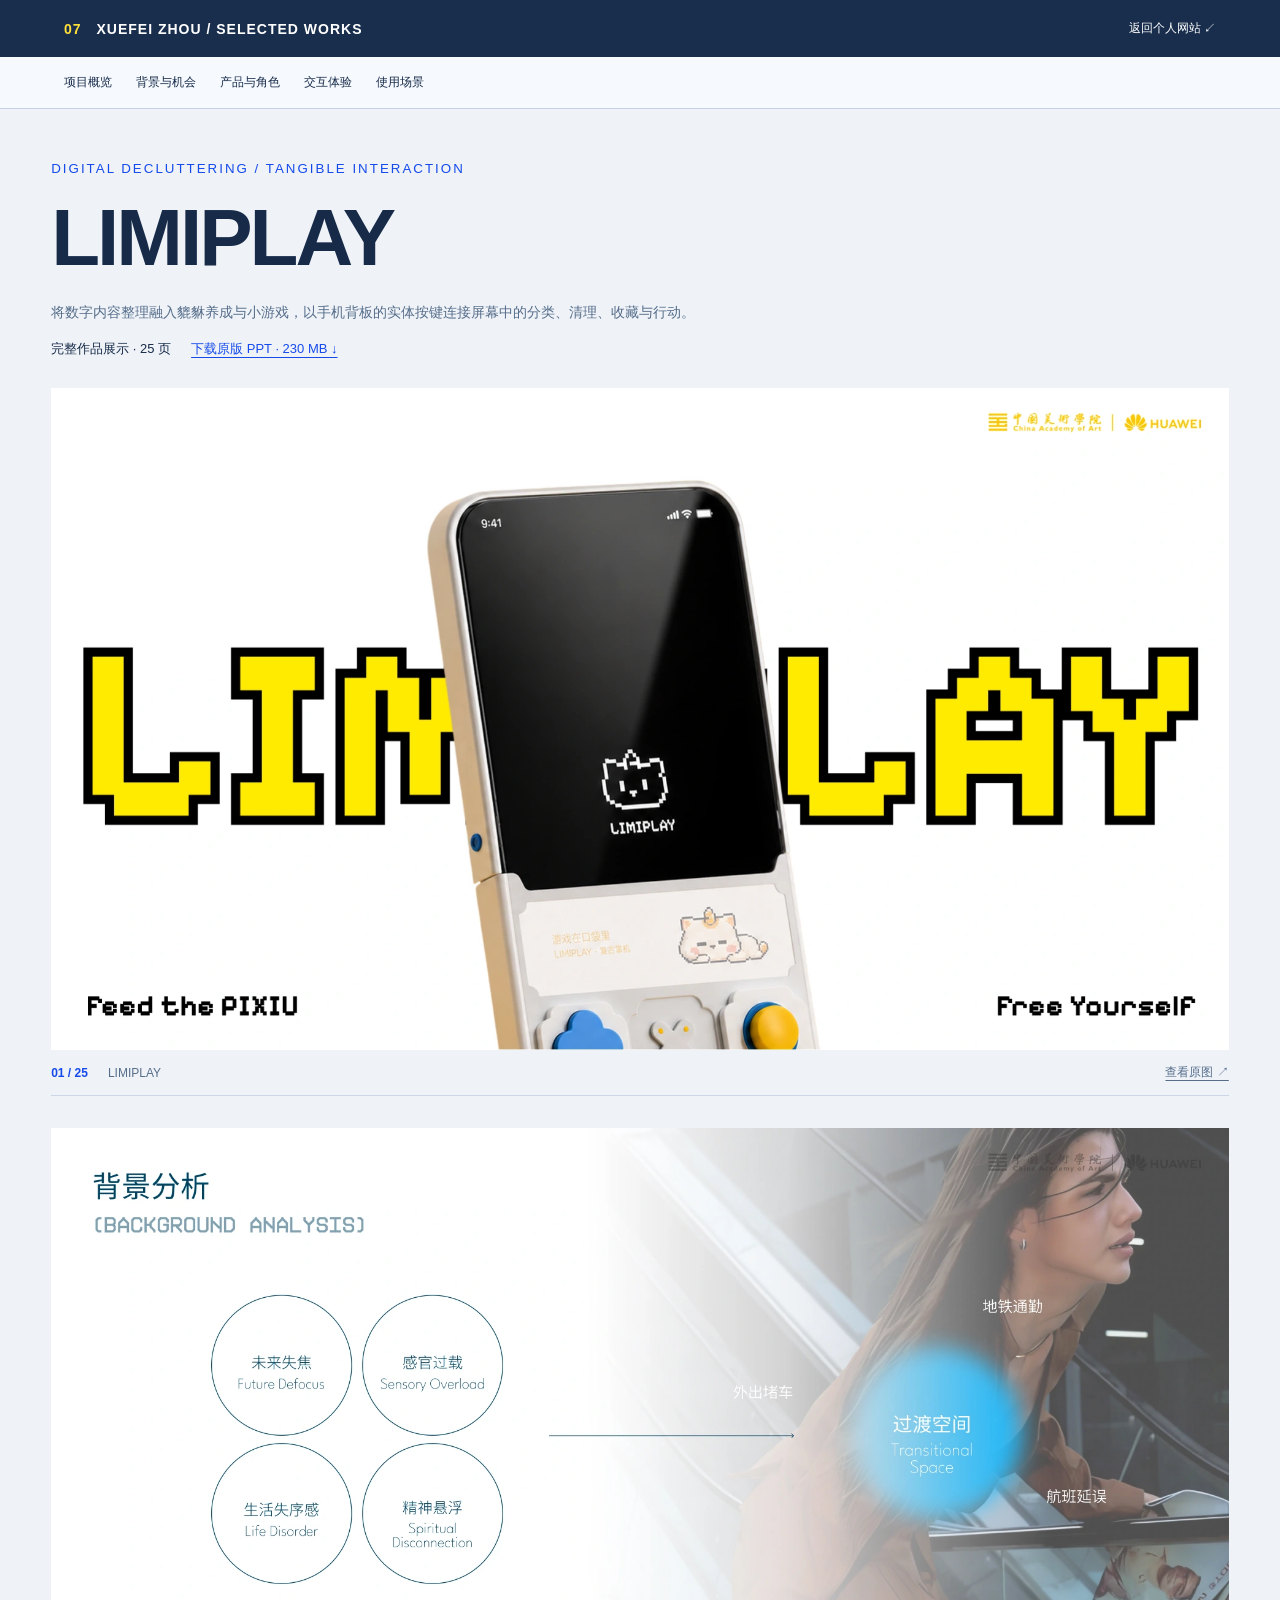
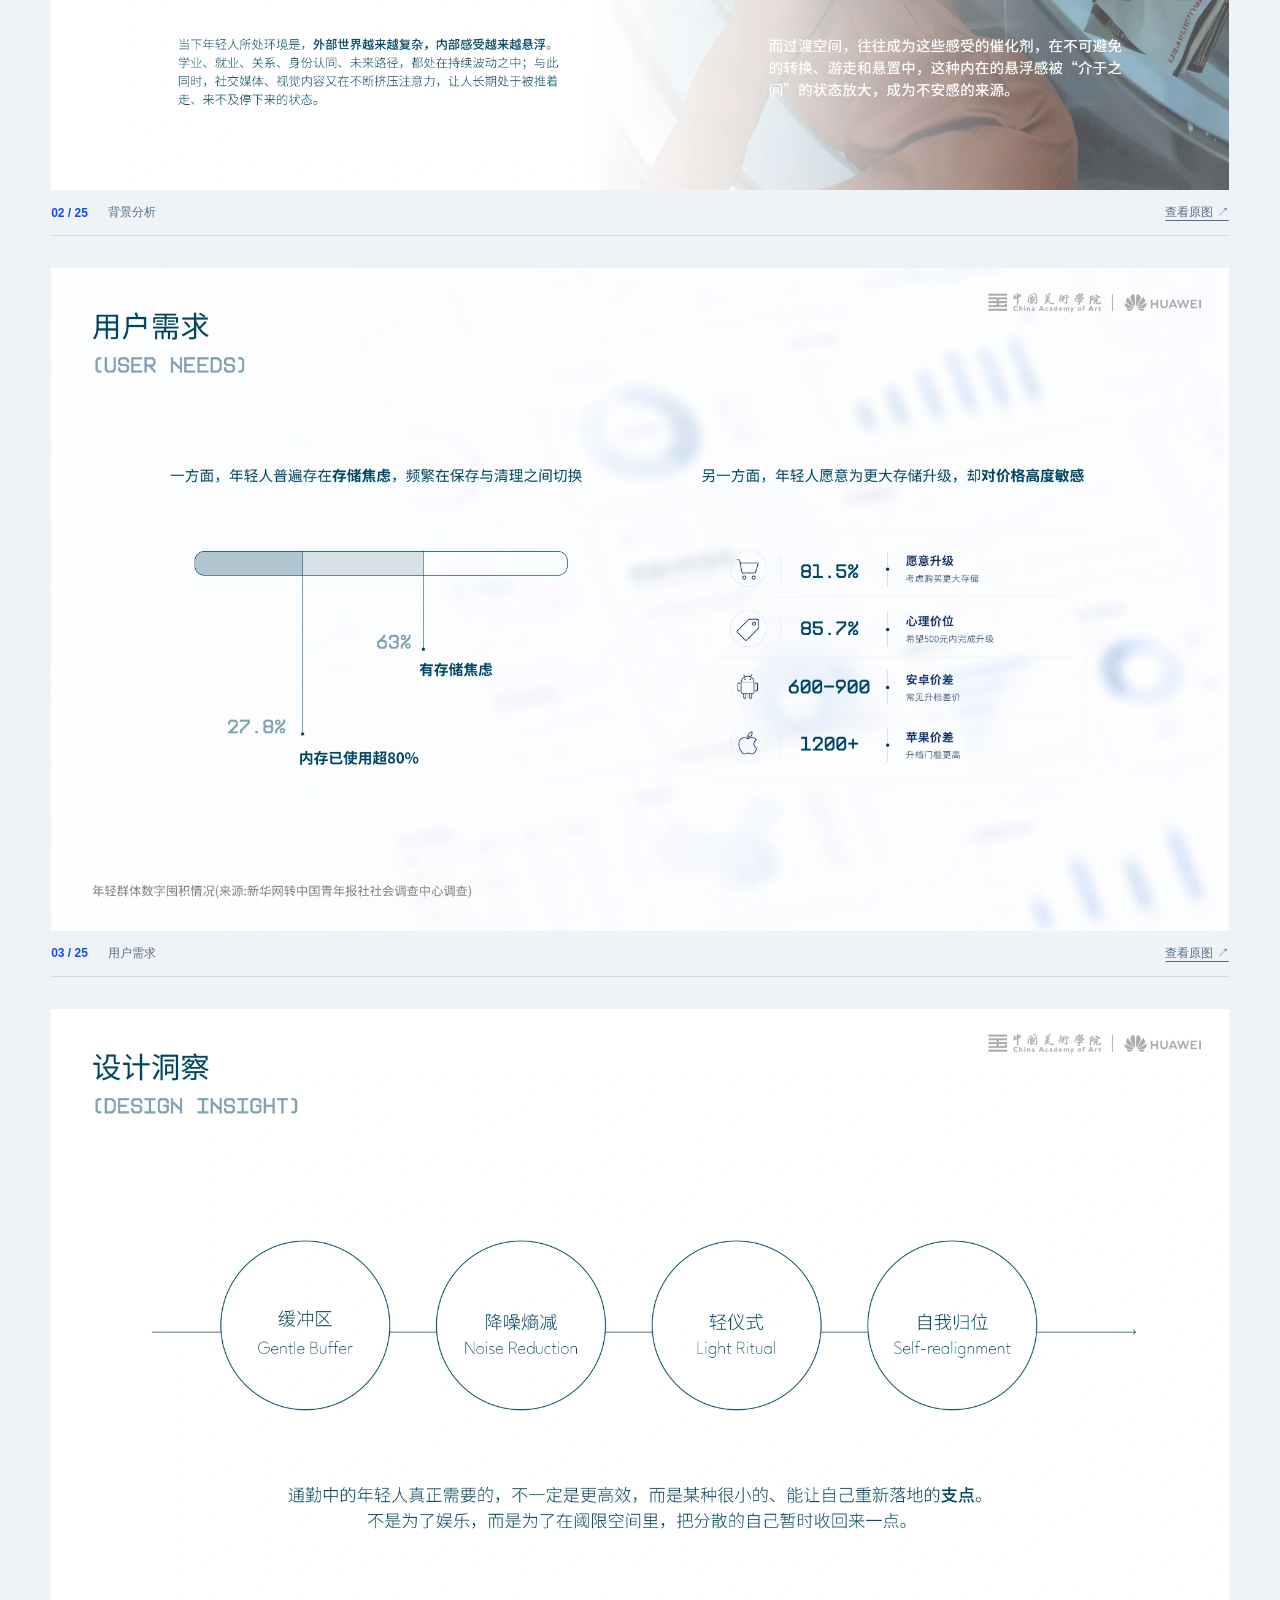
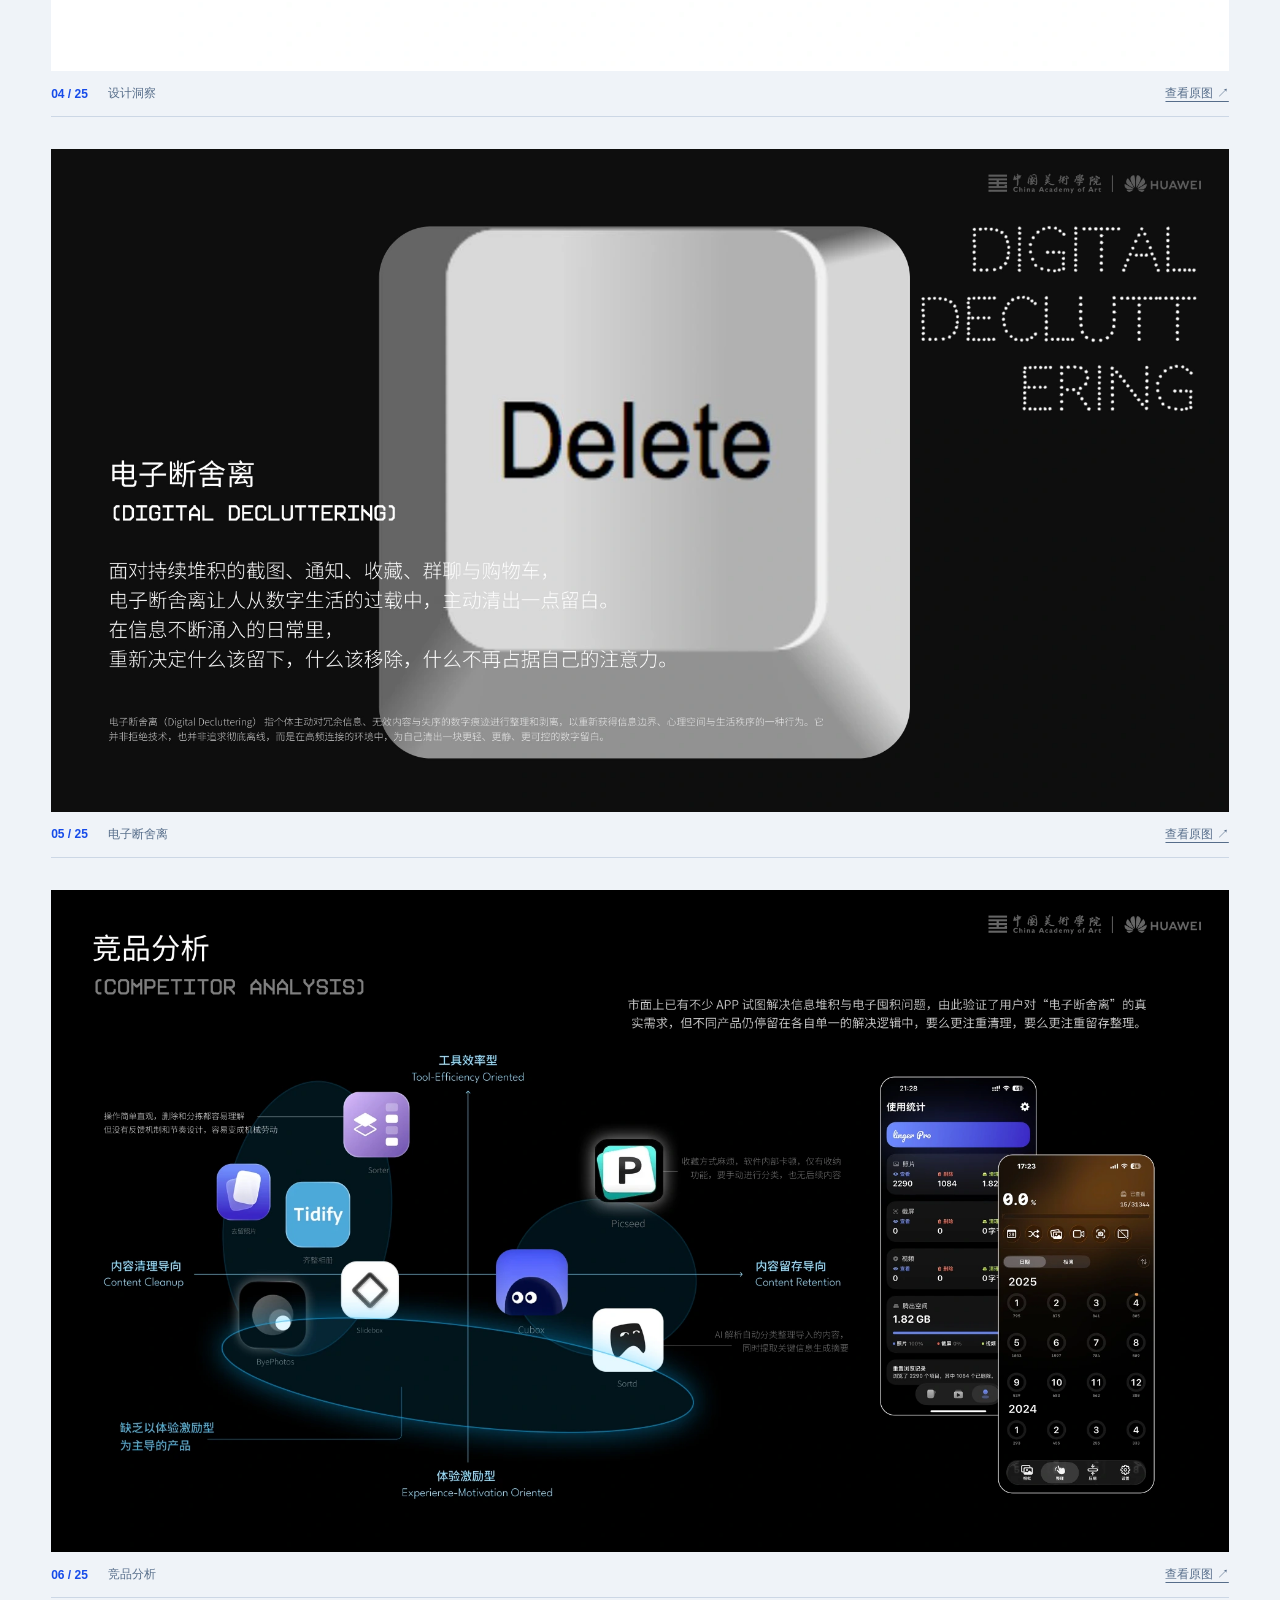
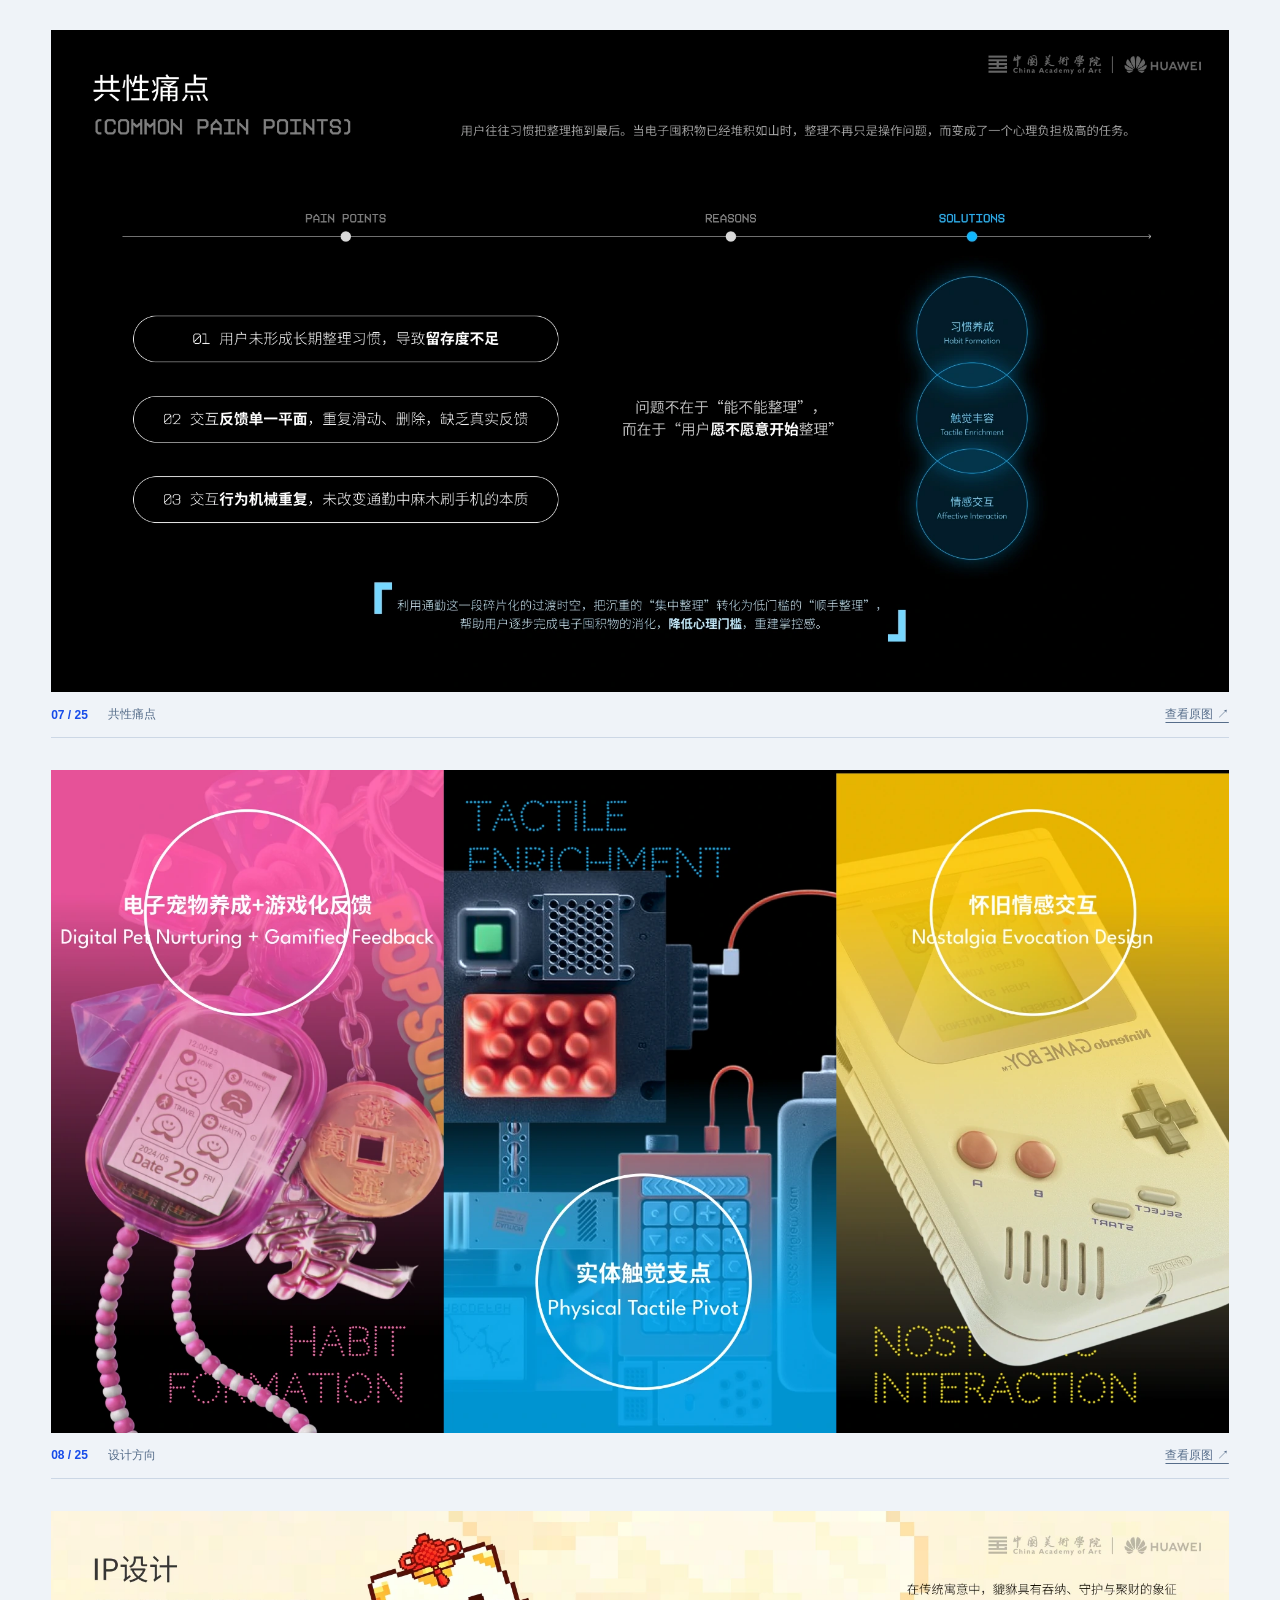
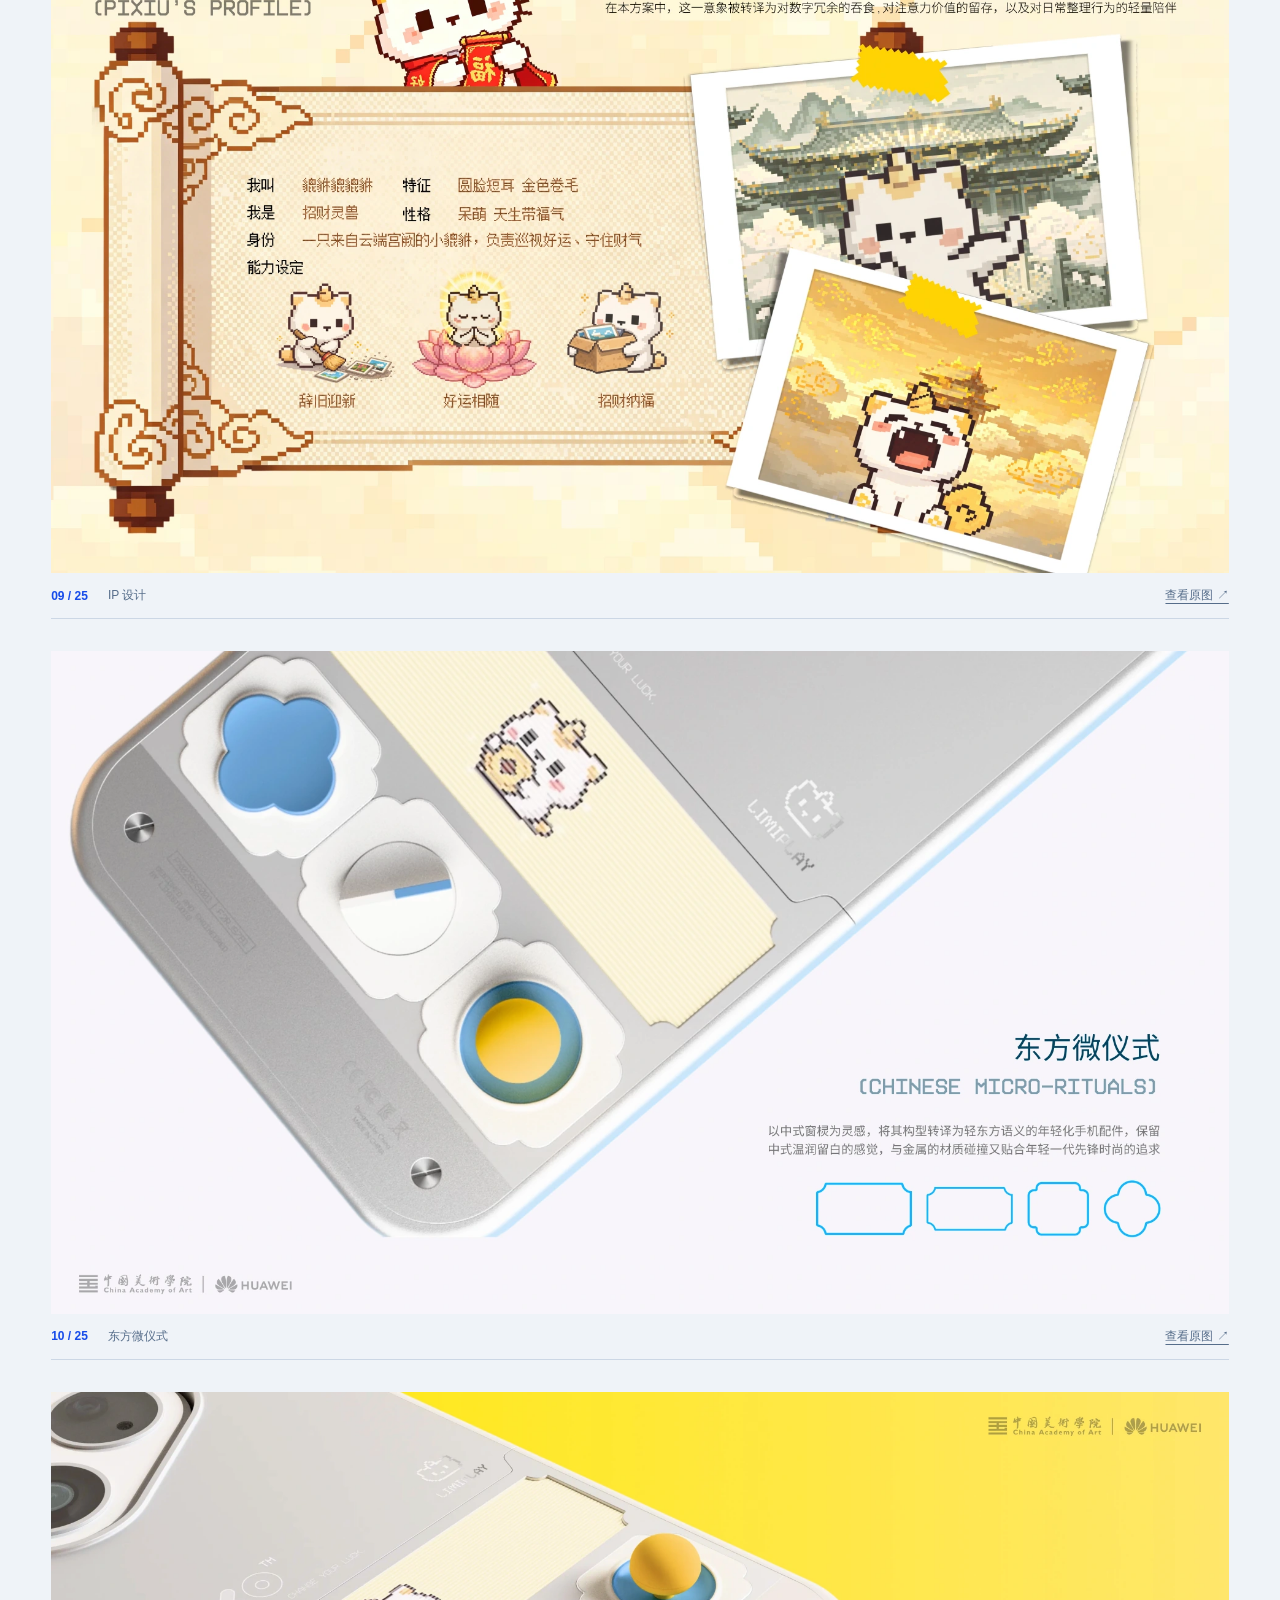
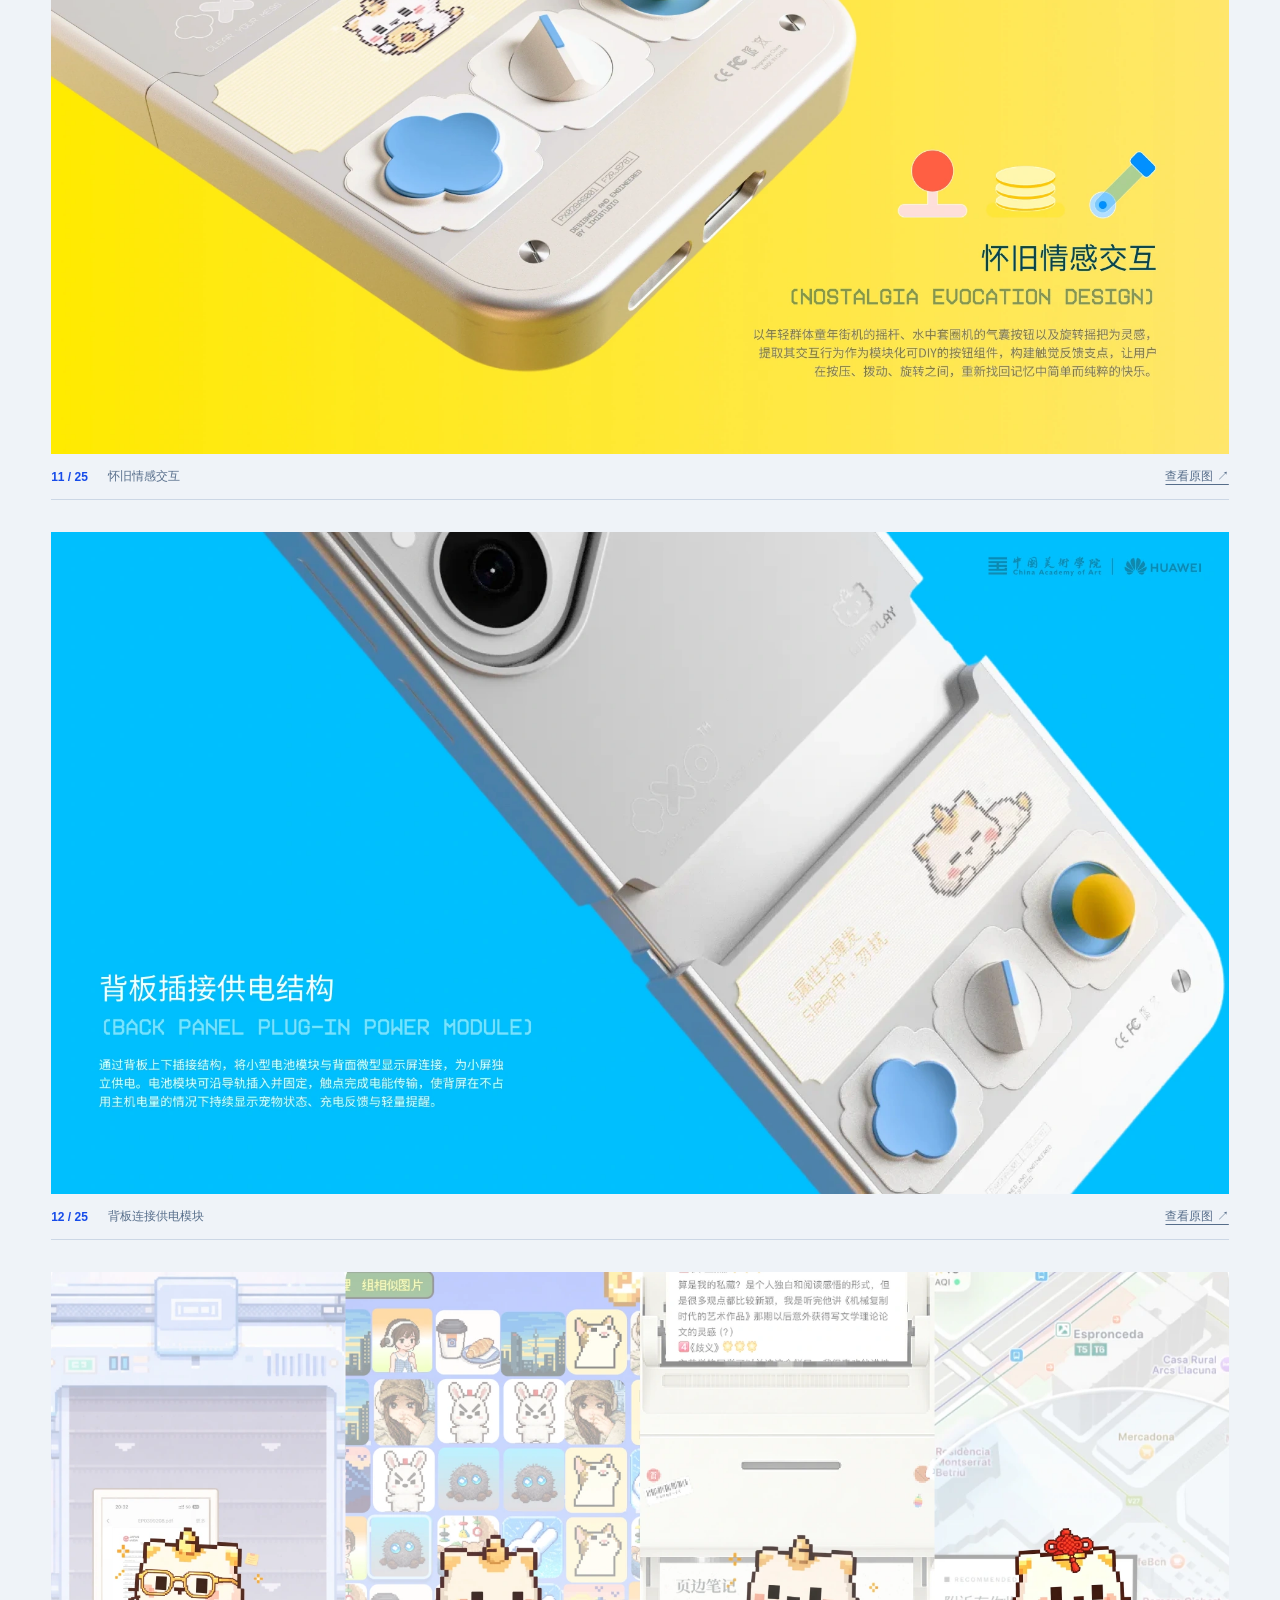
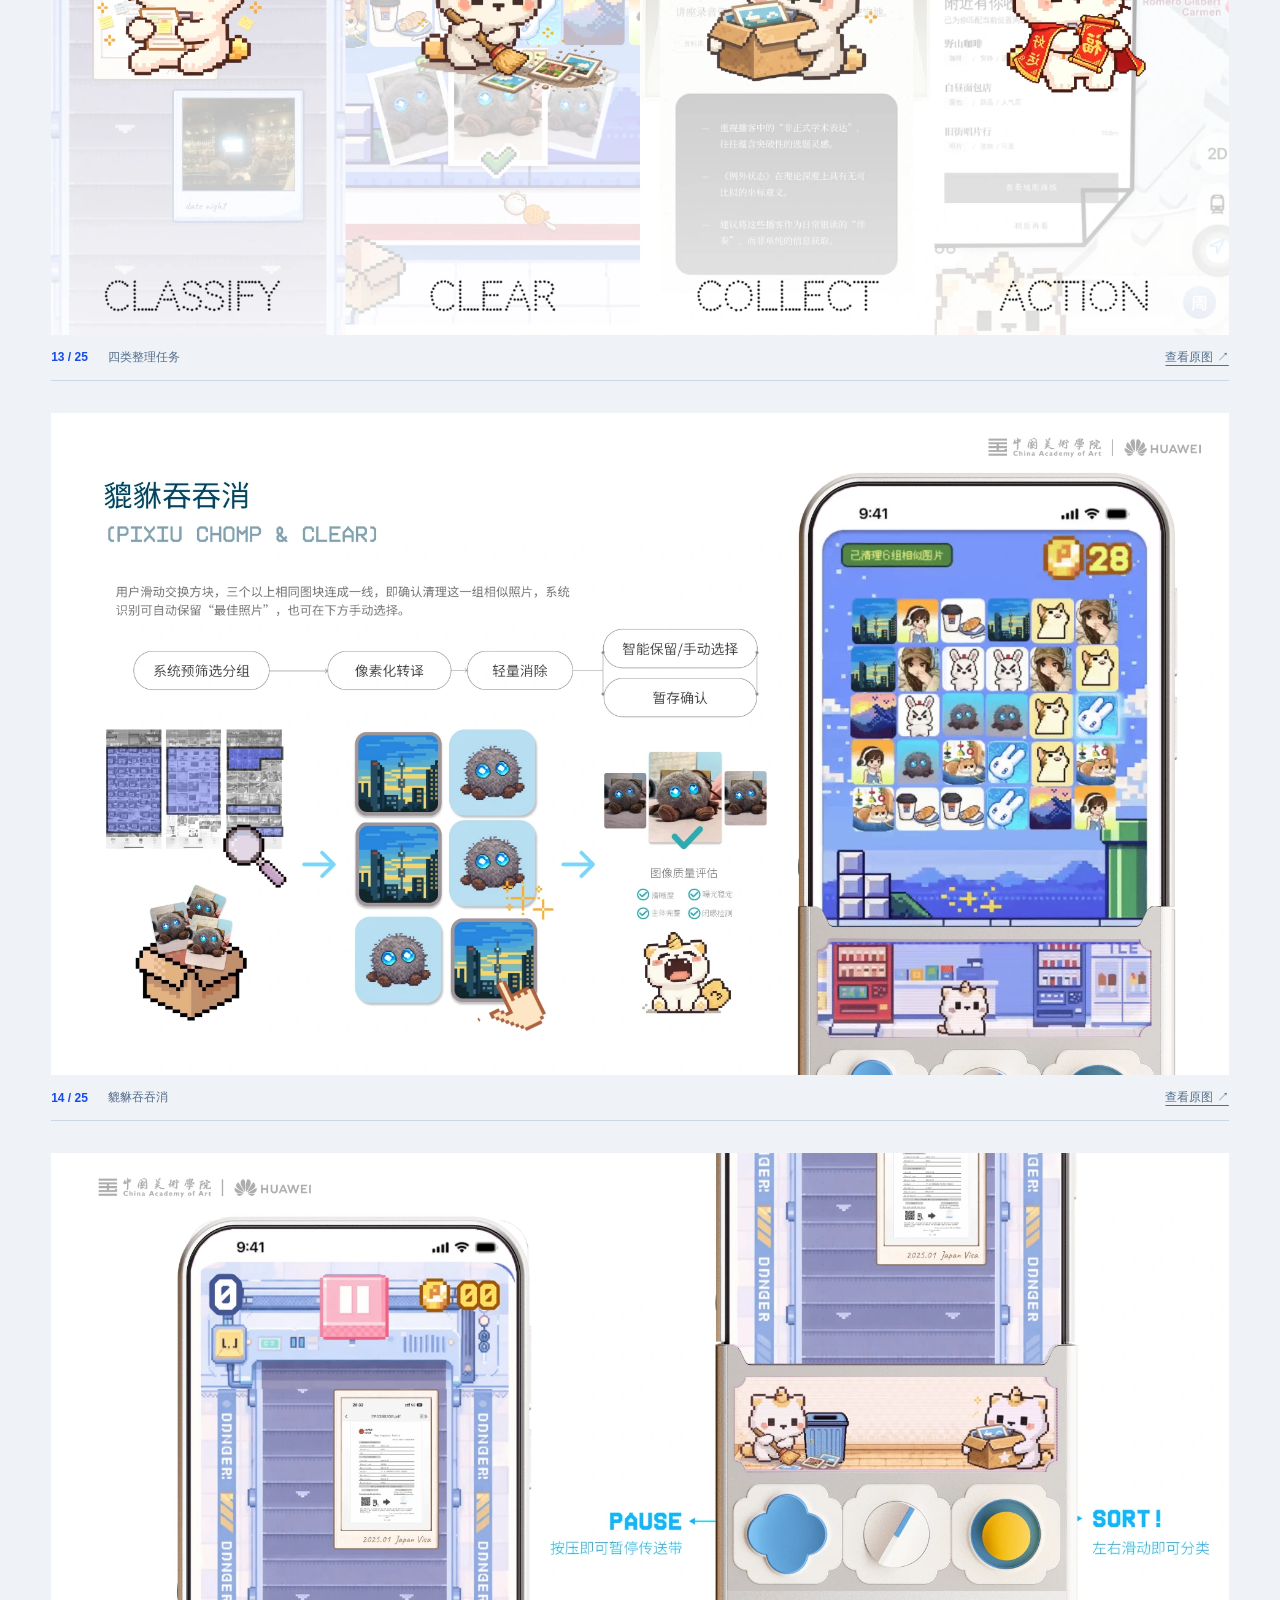
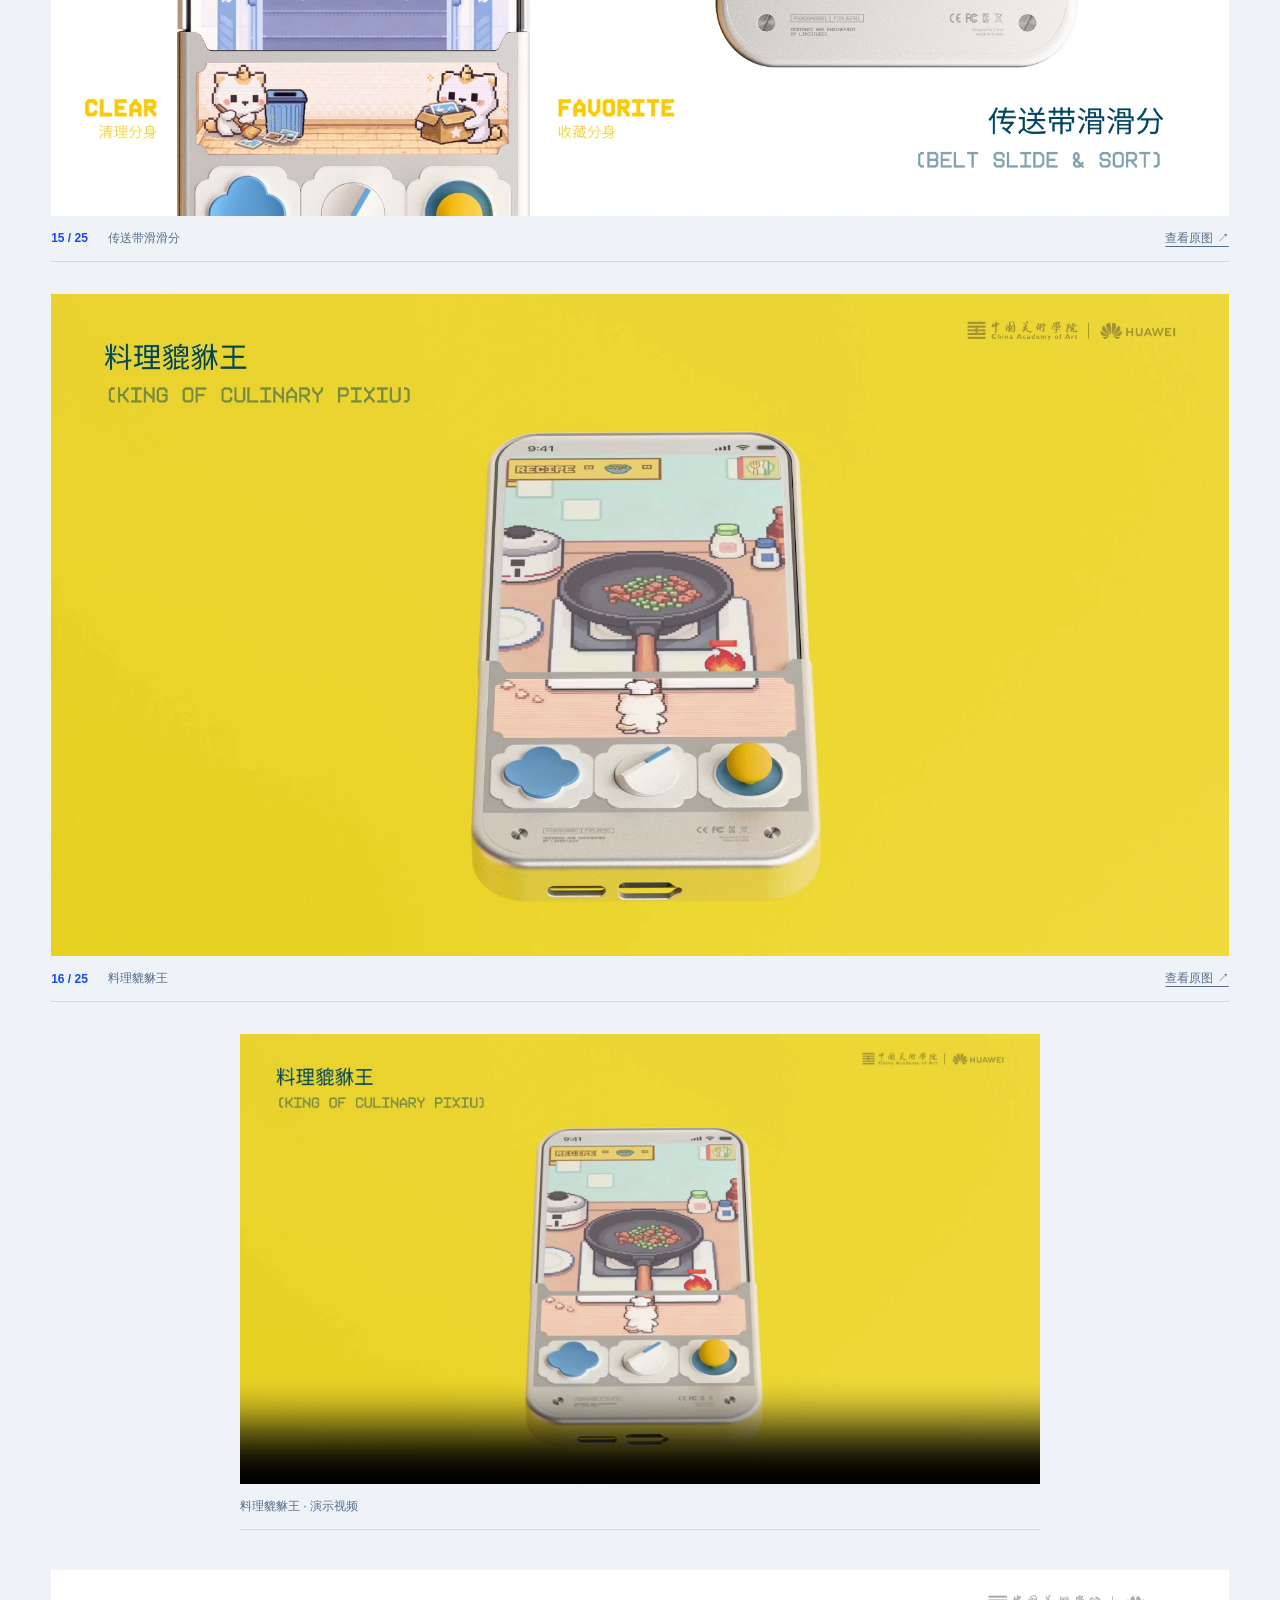
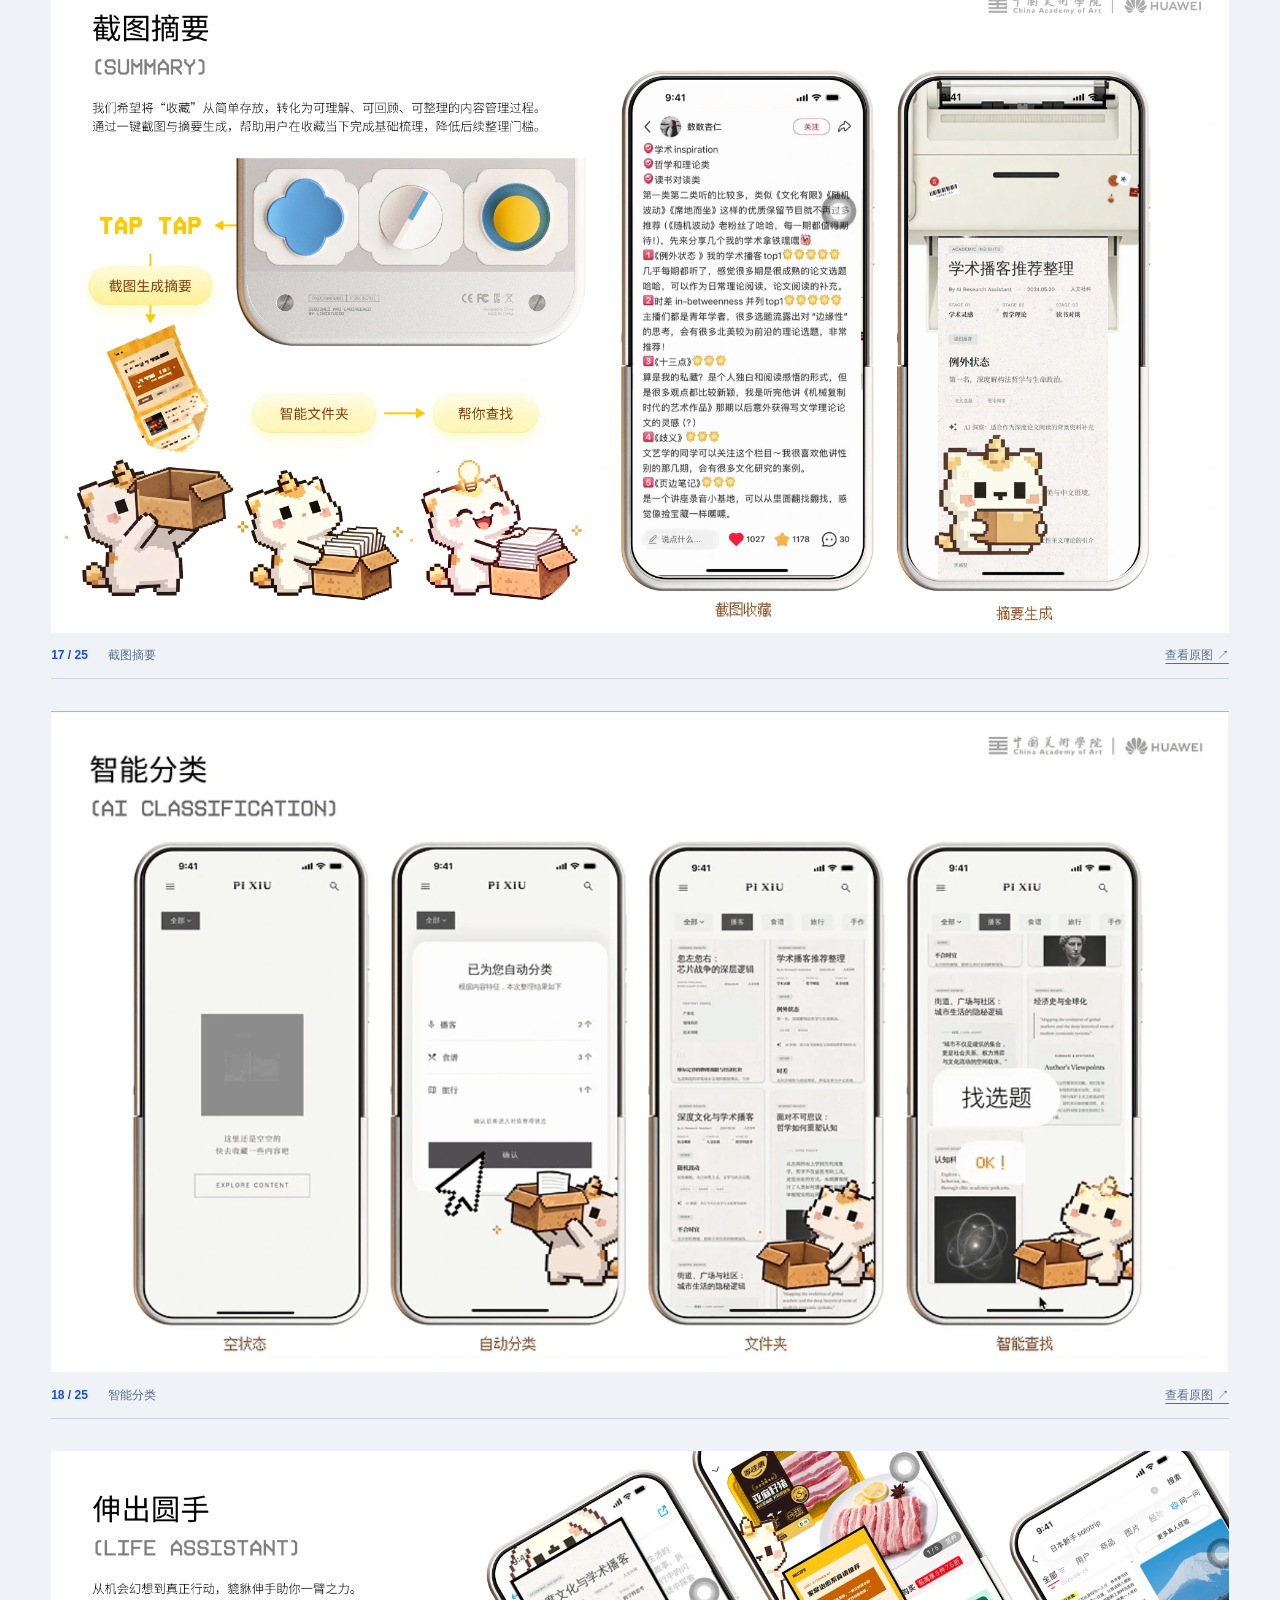
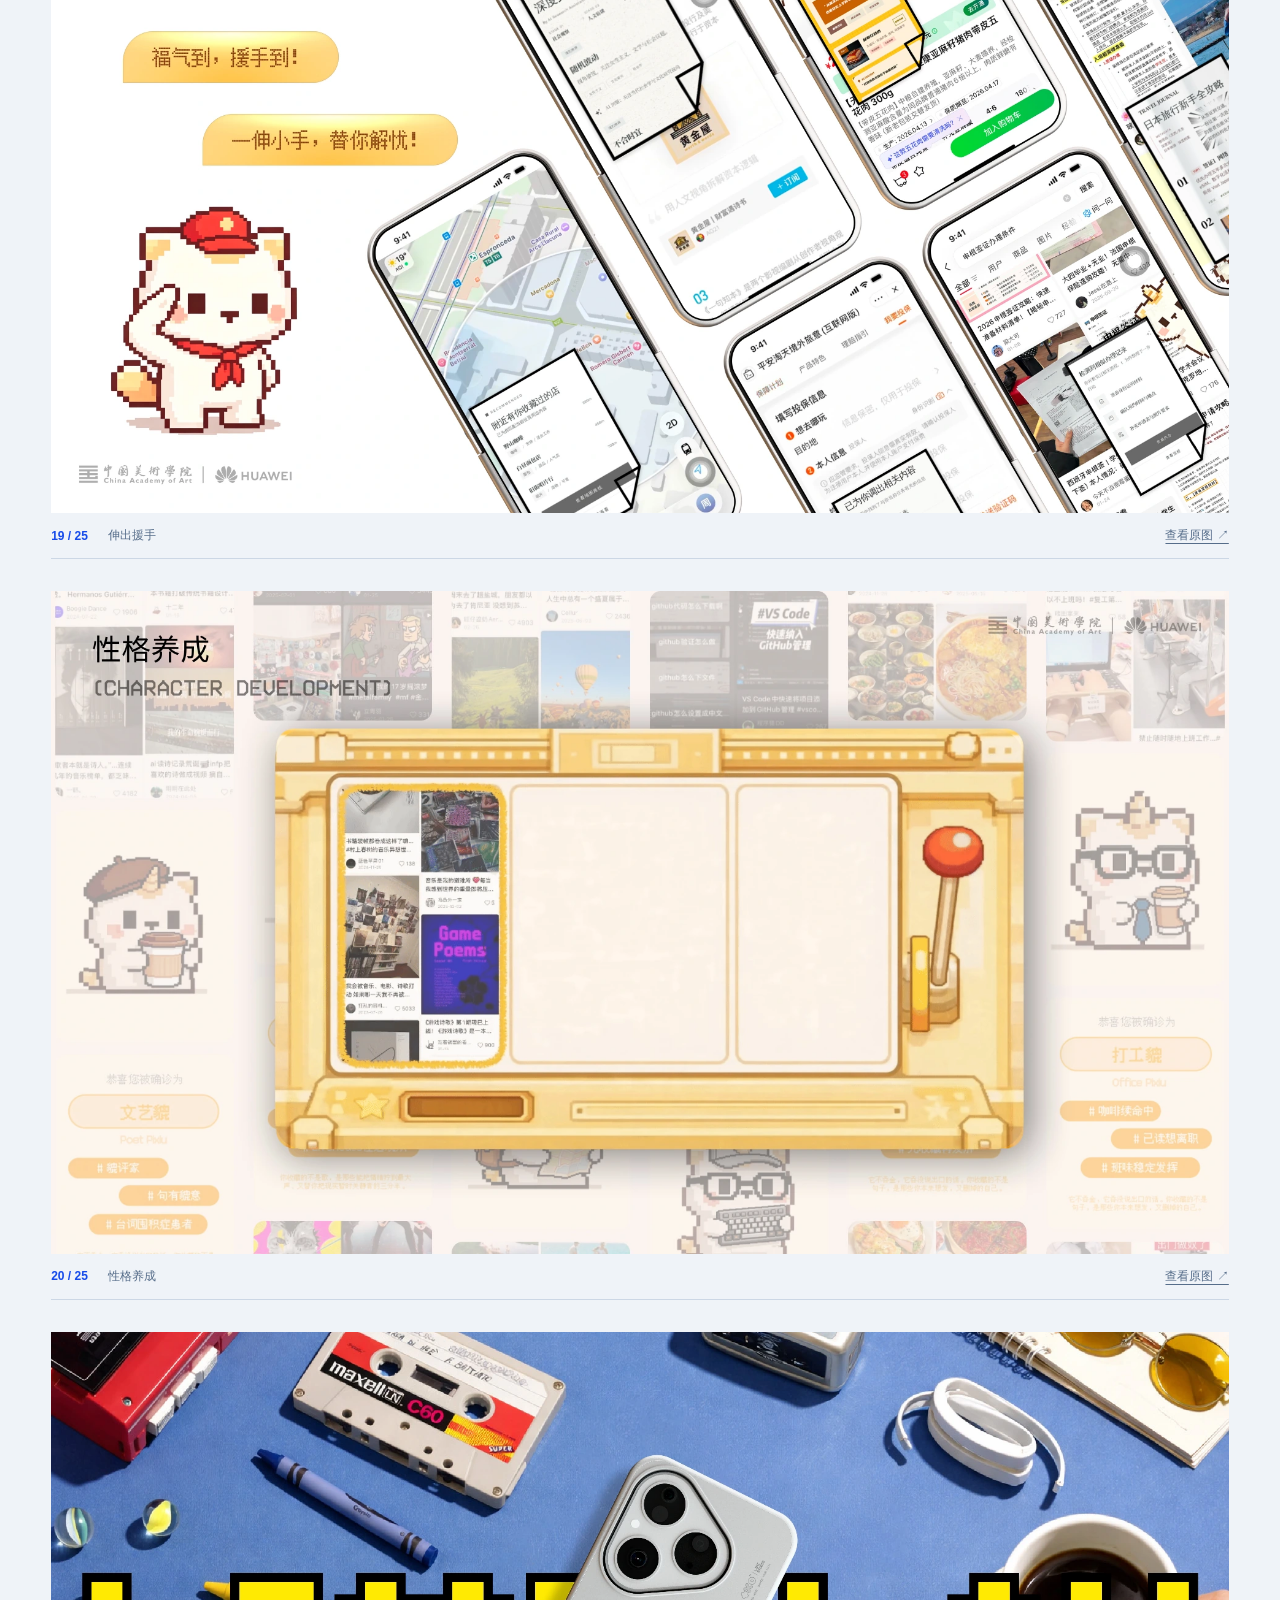
<file: project-media/limiplay/index.html>
<!doctype html><html lang="zh-CN"><head><meta charset="utf-8"><meta name="viewport" content="width=device-width,initial-scale=1"><link rel="icon" href="data:,"><title>LIMIPLAY · 周雪妃作品集</title><meta name="description" content="LIMIPLAY 电子断舍离：产品、角色与实体交互设计，25 页完整作品展示。"><style>*{box-sizing:border-box}html{scroll-behavior:smooth;scroll-padding-top:80px}body{margin:0;color:#172b49;background:#eff3f8;font-family:Arial,'PingFang SC',sans-serif}header{background:#192e4d;color:white;display:flex;gap:20px;align-items:center;justify-content:space-between;padding:20px 5%}a{color:inherit;text-underline-offset:4px}header a{text-decoration:none;font-size:12px}header strong{font-size:14px;letter-spacing:1px}header strong b{color:#ffe139;margin-right:10px}nav{position:sticky;top:0;z-index:2;display:flex;gap:24px;overflow:auto;padding:17px 5%;background:#f7faffef;backdrop-filter:blur(12px);border-bottom:1px solid #c5d2e5;font-size:12px;white-space:nowrap}nav a{text-decoration:none}main{max-width:1440px;margin:auto;padding:35px 4%}.intro{padding:15px 0 30px}.intro small{letter-spacing:2px;color:#164be9}h1{font-size:clamp(40px,7vw,80px);letter-spacing:-3px;margin:15px 0}.intro p{max-width:680px;font-size:14px;line-height:1.9;color:#566d8a}.links{display:flex;flex-wrap:wrap;gap:20px;font-size:13px}.links a{color:#164be9}figure{margin:0 0 32px;scroll-margin-top:85px}figure>a{display:block}img,video{display:block;width:100%;height:auto;background:white}figcaption{display:flex;gap:20px;align-items:center;font-size:12px;padding:14px 0;border-bottom:1px solid #ccd7e5;color:#566d8a}figcaption>span{font-weight:bold;color:#164be9}figcaption a{margin-left:auto}.demo{max-width:800px;margin:0 auto 40px}footer{padding:20px 0 40px;display:flex;justify-content:space-between;font-size:12px}@media(max-width:600px){header{padding:18px 5%}header strong{font-size:11px}nav{gap:20px}main{padding:22px 12px}.intro{padding:0 8px 25px}h1{letter-spacing:-2px}figcaption{font-size:10px;gap:12px}figure{margin-bottom:23px}}@media(prefers-reduced-motion:reduce){html{scroll-behavior:auto}}</style></head><body><header><strong><b>07</b> XUEFEI ZHOU / SELECTED WORKS</strong><a href="../../">返回个人网站 ↙</a></header><nav><a href="#page-01">项目概览</a><a href="#page-02">背景与机会</a><a href="#page-09">产品与角色</a><a href="#page-14">交互体验</a><a href="#page-21">使用场景</a></nav><main><div class="intro"><small>DIGITAL DECLUTTERING / TANGIBLE INTERACTION</small><h1>LIMIPLAY</h1><p>将数字内容整理融入貔貅养成与小游戏，以手机背板的实体按键连接屏幕中的分类、清理、收藏与行动。</p><div class="links"><span>完整作品展示 · 25 页</span><a href="https://github.com/Fay1Yee/xuefei-portfolio/releases/download/limiplay-portfolio-v1/LIMIPLAY.pptx">下载原版 PPT · 230 MB ↓</a></div></div><figure id="page-01"><a href="slide-01.webp" target="_blank" aria-label="放大第 1 页"><img src="slide-01.webp" width="1920" height="1080" alt="第 1 页：LIMIPLAY" loading="eager"></a><figcaption><span>01 / 25</span>LIMIPLAY<a href="slide-01.webp" target="_blank">查看原图 ↗</a></figcaption></figure><figure id="page-02"><a href="slide-02.webp" target="_blank" aria-label="放大第 2 页"><img src="slide-02.webp" width="1920" height="1080" alt="第 2 页：背景分析" loading="lazy"></a><figcaption><span>02 / 25</span>背景分析<a href="slide-02.webp" target="_blank">查看原图 ↗</a></figcaption></figure><figure id="page-03"><a href="slide-03.webp" target="_blank" aria-label="放大第 3 页"><img src="slide-03.webp" width="1920" height="1080" alt="第 3 页：用户需求" loading="lazy"></a><figcaption><span>03 / 25</span>用户需求<a href="slide-03.webp" target="_blank">查看原图 ↗</a></figcaption></figure><figure id="page-04"><a href="slide-04.webp" target="_blank" aria-label="放大第 4 页"><img src="slide-04.webp" width="1920" height="1080" alt="第 4 页：设计洞察" loading="lazy"></a><figcaption><span>04 / 25</span>设计洞察<a href="slide-04.webp" target="_blank">查看原图 ↗</a></figcaption></figure><figure id="page-05"><a href="slide-05.webp" target="_blank" aria-label="放大第 5 页"><img src="slide-05.webp" width="1920" height="1080" alt="第 5 页：电子断舍离" loading="lazy"></a><figcaption><span>05 / 25</span>电子断舍离<a href="slide-05.webp" target="_blank">查看原图 ↗</a></figcaption></figure><figure id="page-06"><a href="slide-06.webp" target="_blank" aria-label="放大第 6 页"><img src="slide-06.webp" width="1920" height="1080" alt="第 6 页：竞品分析" loading="lazy"></a><figcaption><span>06 / 25</span>竞品分析<a href="slide-06.webp" target="_blank">查看原图 ↗</a></figcaption></figure><figure id="page-07"><a href="slide-07.webp" target="_blank" aria-label="放大第 7 页"><img src="slide-07.webp" width="1920" height="1080" alt="第 7 页：共性痛点" loading="lazy"></a><figcaption><span>07 / 25</span>共性痛点<a href="slide-07.webp" target="_blank">查看原图 ↗</a></figcaption></figure><figure id="page-08"><a href="slide-08.webp" target="_blank" aria-label="放大第 8 页"><img src="slide-08.webp" width="1920" height="1080" alt="第 8 页：设计方向" loading="lazy"></a><figcaption><span>08 / 25</span>设计方向<a href="slide-08.webp" target="_blank">查看原图 ↗</a></figcaption></figure><figure id="page-09"><a href="slide-09.webp" target="_blank" aria-label="放大第 9 页"><img src="slide-09.webp" width="1920" height="1080" alt="第 9 页：IP 设计" loading="lazy"></a><figcaption><span>09 / 25</span>IP 设计<a href="slide-09.webp" target="_blank">查看原图 ↗</a></figcaption></figure><figure id="page-10"><a href="slide-10.webp" target="_blank" aria-label="放大第 10 页"><img src="slide-10.webp" width="1920" height="1080" alt="第 10 页：东方微仪式" loading="lazy"></a><figcaption><span>10 / 25</span>东方微仪式<a href="slide-10.webp" target="_blank">查看原图 ↗</a></figcaption></figure><figure id="page-11"><a href="slide-11.webp" target="_blank" aria-label="放大第 11 页"><img src="slide-11.webp" width="1920" height="1080" alt="第 11 页：怀旧情感交互" loading="lazy"></a><figcaption><span>11 / 25</span>怀旧情感交互<a href="slide-11.webp" target="_blank">查看原图 ↗</a></figcaption></figure><figure id="page-12"><a href="slide-12.webp" target="_blank" aria-label="放大第 12 页"><img src="slide-12.webp" width="1920" height="1080" alt="第 12 页：背板连接供电模块" loading="lazy"></a><figcaption><span>12 / 25</span>背板连接供电模块<a href="slide-12.webp" target="_blank">查看原图 ↗</a></figcaption></figure><figure id="page-13"><a href="slide-13.webp" target="_blank" aria-label="放大第 13 页"><img src="slide-13.webp" width="1920" height="1080" alt="第 13 页：四类整理任务" loading="lazy"></a><figcaption><span>13 / 25</span>四类整理任务<a href="slide-13.webp" target="_blank">查看原图 ↗</a></figcaption></figure><figure id="page-14"><a href="slide-14.webp" target="_blank" aria-label="放大第 14 页"><img src="slide-14.webp" width="1920" height="1080" alt="第 14 页：貔貅吞吞消" loading="lazy"></a><figcaption><span>14 / 25</span>貔貅吞吞消<a href="slide-14.webp" target="_blank">查看原图 ↗</a></figcaption></figure><figure id="page-15"><a href="slide-15.webp" target="_blank" aria-label="放大第 15 页"><img src="slide-15.webp" width="1920" height="1080" alt="第 15 页：传送带滑滑分" loading="lazy"></a><figcaption><span>15 / 25</span>传送带滑滑分<a href="slide-15.webp" target="_blank">查看原图 ↗</a></figcaption></figure><figure id="page-16"><a href="slide-16.webp" target="_blank" aria-label="放大第 16 页"><img src="slide-16.webp" width="1920" height="1080" alt="第 16 页：料理貔貅王" loading="lazy"></a><figcaption><span>16 / 25</span>料理貔貅王<a href="slide-16.webp" target="_blank">查看原图 ↗</a></figcaption></figure><figure class="demo"><video controls playsinline preload="none" poster="slide-16.webp" src="cooking-demo.mp4"></video><figcaption>料理貔貅王 · 演示视频</figcaption></figure><figure id="page-17"><a href="slide-17.webp" target="_blank" aria-label="放大第 17 页"><img src="slide-17.webp" width="1920" height="1080" alt="第 17 页：截图摘要" loading="lazy"></a><figcaption><span>17 / 25</span>截图摘要<a href="slide-17.webp" target="_blank">查看原图 ↗</a></figcaption></figure><figure id="page-18"><a href="slide-18.webp" target="_blank" aria-label="放大第 18 页"><img src="slide-18.webp" width="1920" height="1080" alt="第 18 页：智能分类" loading="lazy"></a><figcaption><span>18 / 25</span>智能分类<a href="slide-18.webp" target="_blank">查看原图 ↗</a></figcaption></figure><figure id="page-19"><a href="slide-19.webp" target="_blank" aria-label="放大第 19 页"><img src="slide-19.webp" width="1920" height="1080" alt="第 19 页：伸出援手" loading="lazy"></a><figcaption><span>19 / 25</span>伸出援手<a href="slide-19.webp" target="_blank">查看原图 ↗</a></figcaption></figure><figure id="page-20"><a href="slide-20.webp" target="_blank" aria-label="放大第 20 页"><img src="slide-20.webp" width="1920" height="1080" alt="第 20 页：性格养成" loading="lazy"></a><figcaption><span>20 / 25</span>性格养成<a href="slide-20.webp" target="_blank">查看原图 ↗</a></figcaption></figure><figure id="page-21"><a href="slide-21.webp" target="_blank" aria-label="放大第 21 页"><img src="slide-21.webp" width="1920" height="1080" alt="第 21 页：产品展示" loading="lazy"></a><figcaption><span>21 / 25</span>产品展示<a href="slide-21.webp" target="_blank">查看原图 ↗</a></figcaption></figure><figure id="page-22"><a href="slide-22.webp" target="_blank" aria-label="放大第 22 页"><img src="slide-22.webp" width="1920" height="1080" alt="第 22 页：工作伙伴" loading="lazy"></a><figcaption><span>22 / 25</span>工作伙伴<a href="slide-22.webp" target="_blank">查看原图 ↗</a></figcaption></figure><figure id="page-23"><a href="slide-23.webp" target="_blank" aria-label="放大第 23 页"><img src="slide-23.webp" width="1920" height="1080" alt="第 23 页：社交伙伴" loading="lazy"></a><figcaption><span>23 / 25</span>社交伙伴<a href="slide-23.webp" target="_blank">查看原图 ↗</a></figcaption></figure><figure id="page-24"><a href="slide-24.webp" target="_blank" aria-label="放大第 24 页"><img src="slide-24.webp" width="1920" height="1080" alt="第 24 页：生活助手" loading="lazy"></a><figcaption><span>24 / 25</span>生活助手<a href="slide-24.webp" target="_blank">查看原图 ↗</a></figcaption></figure><figure id="page-25"><a href="slide-25.webp" target="_blank" aria-label="放大第 25 页"><img src="slide-25.webp" width="1920" height="1080" alt="第 25 页：Feed the PIXIU · Free Yourself" loading="lazy"></a><figcaption><span>25 / 25</span>Feed the PIXIU · Free Yourself<a href="slide-25.webp" target="_blank">查看原图 ↗</a></figcaption></figure><footer><span>END OF FILE / 07</span><a href="../../">返回个人网站 ↙</a></footer></main></body></html>
</file>
